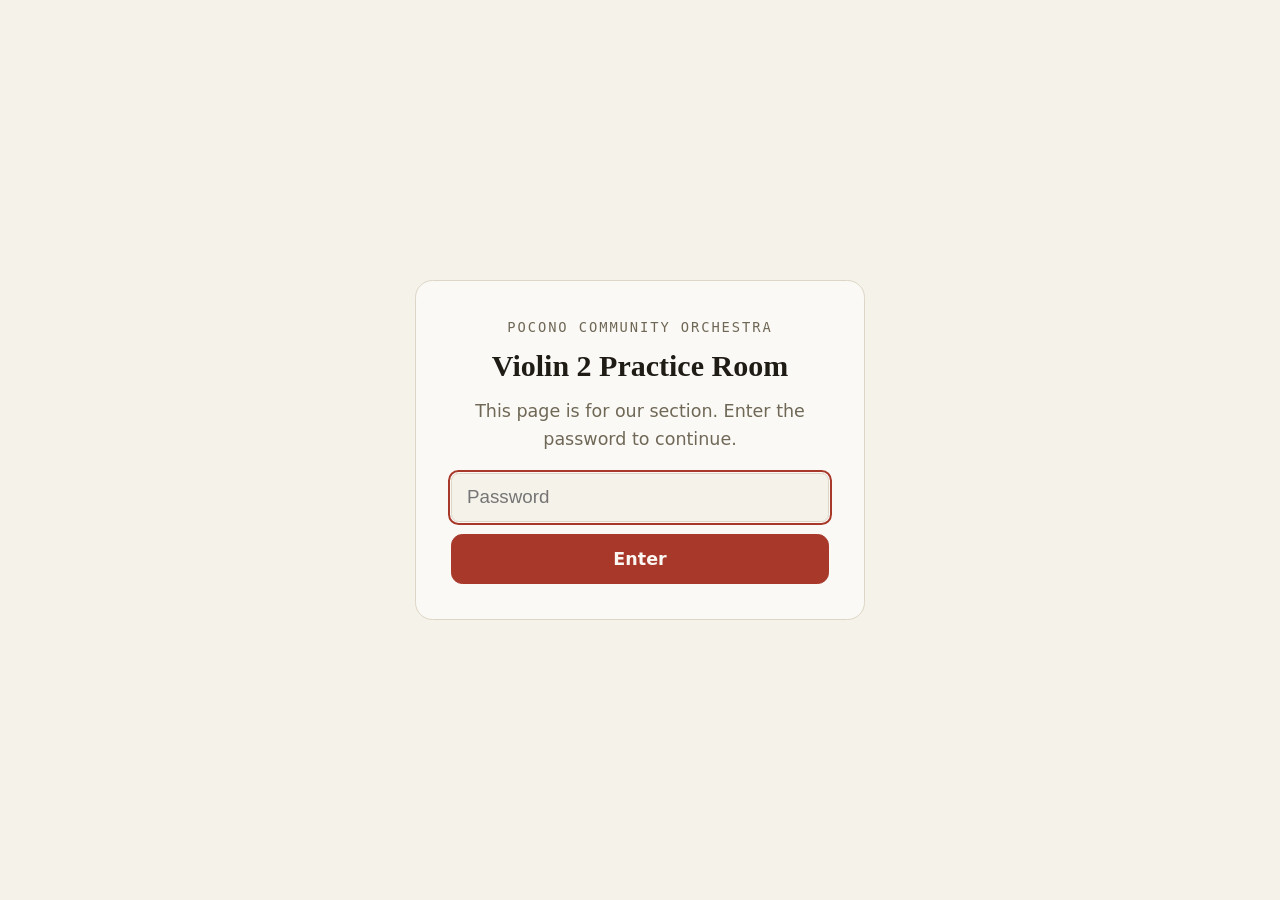
<file: index.html>
<!doctype html><html lang="en"><head>
<meta charset="utf-8"><meta name="viewport" content="width=device-width,initial-scale=1">
<title>Violin 2 Practice Room</title>
<meta name="description" content="Rehearsal recordings, scores and notes for the Pocono Community Orchestra Violin 2 section.">
<link rel="icon" href="data:image/svg+xml,%3Csvg xmlns=%27http://www.w3.org/2000/svg%27 viewBox=%270 0 32 32%27%3E%3Ctext y=%2726%27 x=%275%27 font-size=%2728%27 fill=%27%23a8382a%27%3E%E2%99%AA%3C/text%3E%3C/svg%3E">
<link rel="stylesheet" href="assets/style.css">
<link rel="stylesheet" href="assets/gate.css">
<script src="assets/auth.js"></script>
</head><body><div class="wrap">
<header class="site">
  <div class="kicker" id="kick"></div>
  <h1>Violin 2 Practice Room</h1>
  <p id="src"></p>
</header>
<main>
  <p>Recordings from our section rehearsals, broken into chunks you can loop.
     Pick a piece for the player, the part, and notes.</p>
  <div id="list"></div>

  <h2>How to use it</h2>
  <ul>
    <li><b>Click a chunk</b> — on the strip or in the list — and it loops until you stop it.</li>
    <li><b>Set A / Set B</b> for your own loop points when a chunk starts in the wrong place.</li>
    <li><b>Speed</b> takes it down to half without dropping the pitch, so it stays in tune while you work it up.</li>
    <li><b>Count-in</b> gives you four clicks before the loop comes round again, so you come in on time instead of scrambling.</li>
    <li><b>Edit markers</b> to rename chunks as you go.</li>
  </ul>

  <h2>Naming the chunks</h2>
  <p>Chunks start out numbered, because the recording doesn't tell us where the rehearsal
     marks fall. Rename them as you listen: hit <b>Edit markers</b>, stop when you reach
     something you recognise, and call it what Chris calls it — <i>11</i>, <i>the wolf</i>,
     <i>where we always fall apart</i>.</p>
  <p>Your names stay in your browser. If you want the whole section to have them,
     send them to Nick and they'll go up for everyone.</p>

  <h2>About the recordings</h2>
  <p>These were taken on a phone in the room, so they sound rough and a bit distant.
     The levels have been evened out so you can hear the quiet passages. The untouched
     originals are in the Drive folder.</p>
</main>
<footer>
  <p><b>Pocono Community Orchestra — Violin 2.</b> Recordings by Chris Souza.
     Built for section practice only; not for distribution.</p>
  <p>Audio and scores also live in Google&nbsp;Drive under
     <i>Groups + Activities → Pocono Community Orchestra</i>.</p>
</footer>
</div>
<script src="assets/data.js"></script>
<script>
document.getElementById('kick').textContent = PCO.ensemble + ' · ' + PCO.section;
document.getElementById('src').textContent  = PCO.source;
document.getElementById('list').innerHTML = PCO.pieces.map(p=>{
  const total = p.tracks.reduce((s,t)=>s+t.dur,0);
  const chunks = p.tracks.reduce((s,t)=>s+t.chunks.length,0);
  const m = Math.floor(total/60), s = Math.round(total%60);
  const meta = p.tracks.length
    ? `${p.tracks.length} recording${p.tracks.length>1?'s':''}
       · ${m}:${String(s).padStart(2,'0')} · ${chunks} chunks`
    : 'Nothing on file yet';
  return `<a class="card piece-link" href="piece.html?p=${p.id}">
    <div class="t">${p.title}</div>
    <div class="c">${p.composer} · ${p.sub}</div>
    <div class="meta">${meta}</div></a>`;
}).join('');
</script>
</body></html>
</file>
<file: assets/style.css>
html{
  /* Matches the studio site: the page only read correctly at 125% browser
     zoom. A percentage keeps it relative to the reader's own default size,
     so anyone running large text still gets their scale on top of this. */
  font-size:125%;
}
:root{
  /* Ground and ink borrowed from nickdalystudio.com — warm ivory, warm black —
     then lightened, because this is a tool you sit with for an hour. */
  --bg:#f5f2ea; --panel:#fbf9f5; --ink:#1f1c16; --muted:#6f6857;
  --line:#ddd6c6;
  /* Red for anything you press, a deeper red for the loop band. The scrub
     track stays neutral so the red reads against it. */
  --accent:#a8382a; --accent-soft:#ece7dd; --accent-ink:#fbf7f2;
  --loop:#c2561f; --ok:#4d6b33;
  --radius:0.875rem;
  --mono:ui-monospace,SFMono-Regular,"SF Mono",Menlo,monospace;
  --serif:Charter,"Iowan Old Style","Palatino Linotype",Palatino,Georgia,serif;
  --sans:ui-rounded,"SF Pro Rounded","Hiragino Maru Gothic ProN",-apple-system,
         BlinkMacSystemFont,"Segoe UI Variable Text","Segoe UI",system-ui,sans-serif;
}
@media (prefers-color-scheme:dark){:root:not([data-theme=light]){
  --bg:#16181a; --panel:#1e2123; --ink:#eae7df; --muted:#948d7f;
  --line:#32373a;
  --accent:#e2705c; --accent-soft:#272a2c; --accent-ink:#241009;
  --loop:#f08a4b; --ok:#a9c28a;}}
:root[data-theme=dark]{
  --bg:#16181a; --panel:#1e2123; --ink:#eae7df; --muted:#948d7f;
  --line:#32373a;
  --accent:#e2705c; --accent-soft:#272a2c; --accent-ink:#241009;
  --loop:#f08a4b; --ok:#a9c28a;}

*{box-sizing:border-box}
body{margin:0;background:var(--bg);color:var(--ink);font-family:var(--sans);
  line-height:1.6;-webkit-font-smoothing:antialiased}
.wrap{max-width:51.25rem;margin:0 auto;padding:0 1rem 5rem}
a{color:var(--accent)}
header.site{border-bottom:1px solid var(--line);margin-bottom:1.75rem;padding:1.375rem 0 1rem}
header.site .kicker{font-family:var(--mono);font-size:0.6875rem;letter-spacing:.14em;
  text-transform:uppercase;color:var(--muted)}
header.site h1{font-family:var(--serif);font-size:2rem;margin:0.375rem 0 2px;line-height:1.15;letter-spacing:-.01em}
header.site p{margin:0;color:var(--muted);font-size:0.875rem}
.back{font-family:var(--mono);font-size:0.75rem;text-decoration:none;display:inline-block;margin-bottom:0.625rem}
h2{font-family:var(--serif);font-size:1.3125rem;margin:2.125rem 0 0.625rem;
  padding-bottom:0.375rem;border-bottom:1px solid var(--line)}
h3{font-size:0.875rem;margin:1.375rem 0 0.375rem;letter-spacing:.01em}
p,li{font-size:0.9375rem}

.card{background:var(--panel);border:1px solid var(--line);border-radius:var(--radius);
  padding:1rem;margin:0.875rem 0}
.piece-link{display:block;text-decoration:none;color:inherit;transition:border-color .15s}
.piece-link:hover{border-color:var(--accent)}
.piece-link .t{font-family:var(--serif);font-size:1.1875rem;color:var(--accent)}
.piece-link .c{color:var(--muted);font-size:0.8125rem}
.meta{font-family:var(--mono);font-size:0.6875rem;color:var(--muted);margin-top:0.5rem;
  text-transform:uppercase;letter-spacing:.08em}

/* player */
.track-label{font-family:var(--mono);font-size:0.6875rem;letter-spacing:.1em;
  text-transform:uppercase;color:var(--muted);margin-bottom:0.5rem}
.scrub{position:relative;height:2.75rem;background:var(--accent-soft);border-radius:0.625rem;
  overflow:hidden;cursor:pointer;margin:0.625rem 0;border:1px solid var(--line)}
.scrub .chunk{position:absolute;top:0;bottom:0;border-right:1px solid var(--line)}
.scrub .chunk:hover{background:rgb(168 56 42 / .14)}
.scrub .chunk span{position:absolute;left:0.25rem;top:0.1875rem;font-family:var(--mono);
  font-size:0.5625rem;color:var(--muted);pointer-events:none;white-space:nowrap}
.scrub .loopband{position:absolute;top:0;bottom:0;background:rgb(194 86 31 / .20);
  pointer-events:none;border-left:2px solid var(--loop);border-right:2px solid var(--loop)}
.scrub .head{position:absolute;top:0;bottom:0;width:2px;background:var(--ink);pointer-events:none}
.row{display:flex;gap:0.5rem;align-items:center;flex-wrap:wrap;margin:0.5rem 0}
button{font-family:var(--sans);font-size:0.8125rem;padding:0.375rem 0.75rem;border-radius:0.5625rem;
  border:1px solid var(--line);background:var(--panel);color:var(--ink);cursor:pointer}
button:hover{border-color:var(--accent)}
button.on{background:var(--accent);color:var(--accent-ink);border-color:var(--accent)}
button.play{min-width:4.625rem;font-weight:600}
.time{font-family:var(--mono);font-size:0.75rem;color:var(--muted);margin-left:auto}
.ctl{display:flex;align-items:center;gap:0.375rem;font-size:0.75rem;color:var(--muted)}
input[type=range]{width:7.375rem;accent-color:var(--accent)}
.hint{font-size:0.75rem;color:var(--muted);margin-top:0.375rem}
kbd{font-family:var(--mono);font-size:0.6875rem;border:1px solid var(--line);
  border-radius:0.25rem;padding:1px 0.3125rem;background:var(--bg)}
.chunklist{display:flex;flex-wrap:wrap;gap:0.375rem;margin-top:0.5rem}
.chunklist button{font-family:var(--mono);font-size:0.6875rem;padding:0.25rem 0.5rem}
.chunklist button.cur{background:var(--accent);color:var(--accent-ink);border-color:var(--accent)}
.score-slot{border:1.5px dashed var(--line);border-radius:var(--radius);padding:1.25rem;
  text-align:center;color:var(--muted);font-size:0.875rem}
.notes ul{padding-left:1.125rem;margin:0.375rem 0}
.notes li{margin:0.3125rem 0}
.editor{display:none;border-top:1px solid var(--line);margin-top:0.75rem;padding-top:0.75rem}
.editor.open{display:block}
.editor textarea{width:100%;height:7.5rem;font-family:var(--mono);font-size:0.6875rem;
  background:var(--bg);color:var(--ink);border:1px solid var(--line);border-radius:0.375rem;padding:0.5rem}
footer{border-top:1px solid var(--line);margin-top:2.75rem;padding-top:1rem;
  color:var(--muted);font-size:0.7812rem}
@media(max-width:32.5rem){.time{margin-left:0;width:100%}header.site h1{font-size:1.5625rem}}

/* On narrow screens the chunk strip is too tight for labels; the button
   list below carries the same information, so drop them. */
@media(max-width:38.75rem){
  .scrub .chunk span{display:none}
  .scrub{height:2.125rem}
}

.score-img{width:100%;border:1px solid var(--line);border-radius:0.375rem;display:block;background:#fff}
.score-pdf{width:100%;height:32.5rem;border:1px solid var(--line);border-radius:0.375rem;background:#fff}
.badge{font-family:var(--mono);font-size:0.5625rem;letter-spacing:.08em;border:1px solid var(--accent);
  color:var(--accent);border-radius:0.1875rem;padding:1px 0.3125rem;margin-left:0.25rem}
@media(max-width:38.75rem){.score-pdf{height:22.5rem}}
</file>
<file: assets/gate.css>
/* Content stays hidden until auth.js adds .unlocked to <html>.
   Also means the page renders nothing with JavaScript disabled. */
html:not(.unlocked) body > .wrap{display:none}
html:not(.unlocked) body{background:var(--bg)}

#gate{position:fixed;inset:0;display:grid;place-items:center;padding:1.25rem;
  background:var(--bg);z-index:999}
.gate-card{background:var(--panel);border:1px solid var(--line);border-radius:var(--radius);
  padding:1.75rem;max-width:22.5rem;width:100%;text-align:center}
.gate-kicker{font-family:var(--mono);font-size:0.6875rem;letter-spacing:.14em;
  text-transform:uppercase;color:var(--muted)}
.gate-card h1{font-family:var(--serif);font-size:1.5rem;margin:0.5rem 0 0.625rem;line-height:1.2}
.gate-card p{font-size:0.875rem;color:var(--muted);margin:0 0 1rem}
.gate-card input{width:100%;padding:0.625rem 0.75rem;font-size:0.9375rem;border-radius:0.375rem;
  border:1px solid var(--line);background:var(--bg);color:var(--ink);margin-bottom:0.625rem}
.gate-card input:focus{outline:2px solid var(--accent);outline-offset:1px}
.gate-card button{width:100%;padding:0.6875rem;font-size:0.875rem;font-weight:600;
  background:var(--accent);color:var(--accent-ink);border-color:var(--accent)}
.gate-card button:disabled{opacity:.6}
.gate-err{color:var(--loop);font-size:0.8125rem;margin:0.75rem 0 0!important}
</file>
